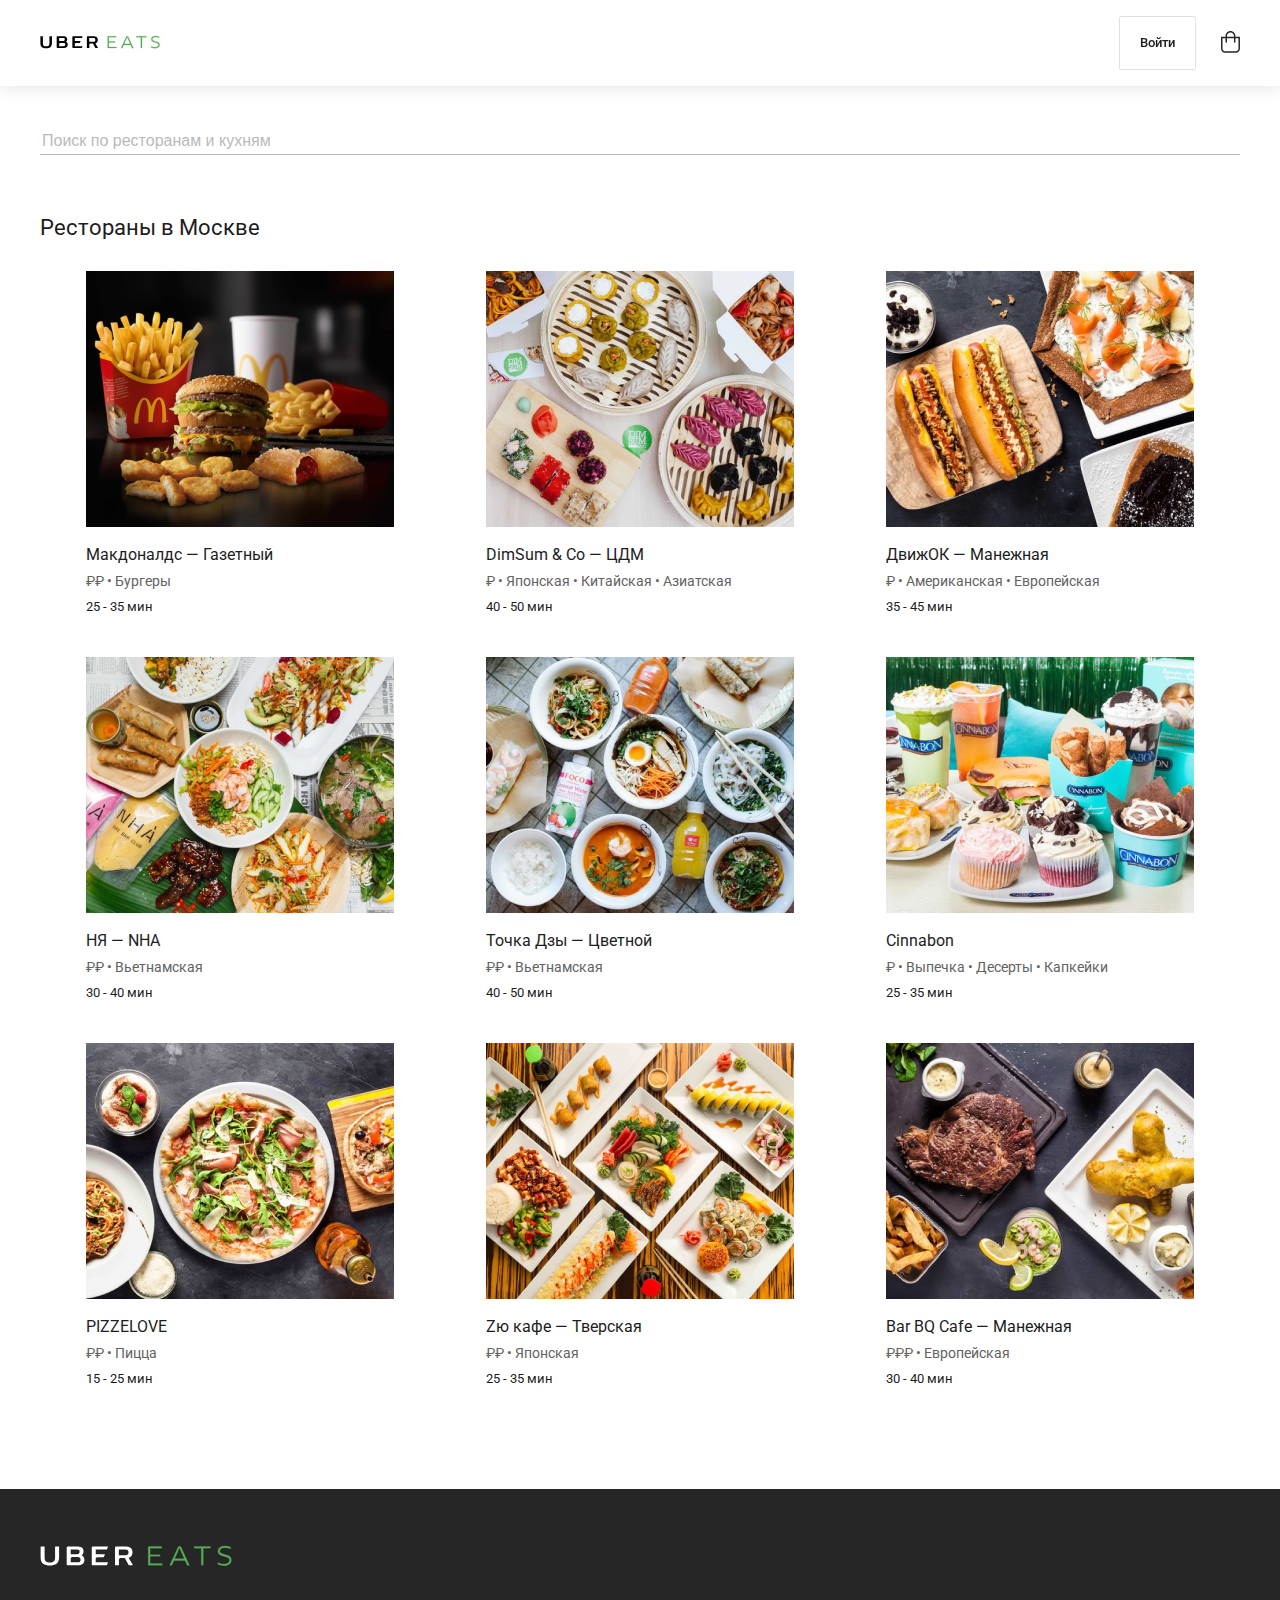
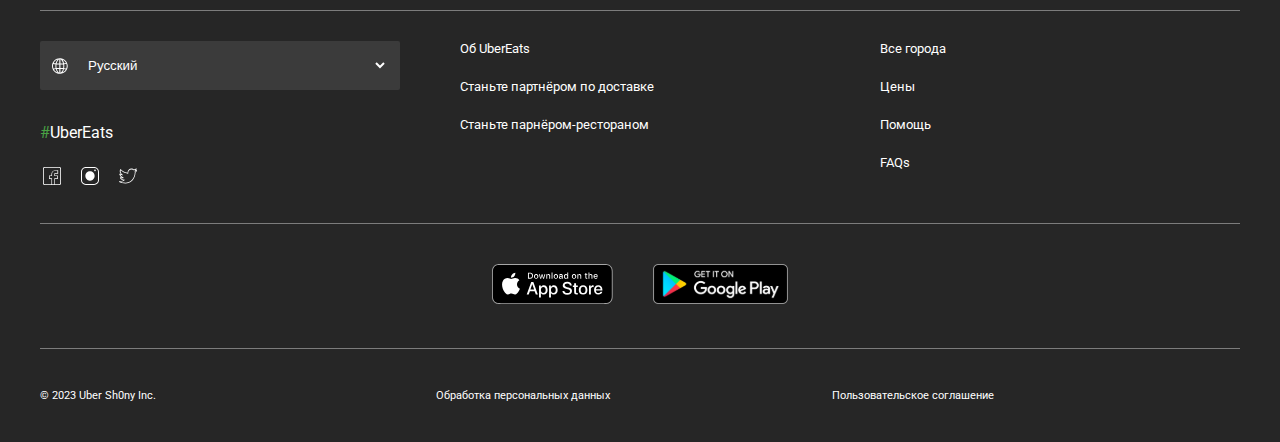
<file: index.html>
<!DOCTYPE html>
<html lang="ru">
<head>
    <meta charset="UTF-8">
    <meta http-equiv="X-UA-Compatible" content="IE=edge">
    <meta name="viewport" content="width=device-width, initial-scale=1.0">
    <link rel="preconnect" href="https://fonts.googleapis.com">
    <link rel="preconnect" href="https://fonts.gstatic.com" crossorigin>
    <link href="https://fonts.googleapis.com/css2?family=Roboto:wght@400;500&display=swap" rel="stylesheet">
    <link rel="stylesheet" href="assets/css/style.css">
    <title>Uber Eats</title>
</head>
<body>
    <div class="page">
        <!-- HEADER -->
        <header class="header">
            <div class="container">
                <div class="header__inner">
                    <div class="logo">
                        <a href="#"><img src="assets/images/logo.svg" alt="logo"></a>
                    </div>
                    <nav class="nav">
                        <div class="btn">
                            <a href="#">Войти</a>
                        </div>
                        <div class="basket">
                            <a href="#"><img src="assets/images/basket.svg" alt="basket"></a>
                        </div>
                    </nav>
                </div>
            </div>
        </header>

        <!-- CONTENT -->
        <main class="content">
            <div class="container">
                <form action="/">
                    <input class="search" type="text" name="search" placeholder="Поиск по ресторанам и кухням">
                </form>
                <!-- CAFE -->
                <article class="list__cafes">
                    <h1 class="title">Рестораны в Москве</h1>
                    <section class="selection">
                        <a class="cafe" href="page.html">
                            <div class="img__cafe"><img class="img" src="assets/images/1_cafe.png" alt="1-cafe"></div>
                            <p class="name__cafe">Макдоналдс &mdash; Газетный</p>
                            <p class="class__cafe">&#8381;&#8381; &bull; Бургеры</p>
                            <p class="time__cafe">25 - 35 мин</p>
                        </a>
                        <a class="cafe" href="page.html">
                            <div class="img__cafe"><img class="img" src="assets/images/2_cafe.png" alt="1-cafe"></div>
                            <p class="name__cafe">DimSum &amp; Co &mdash; ЦДМ</p>
                            <p class="class__cafe">&#8381; &bull; Японская &bull; Китайская &bull; Азиатская</p>
                            <p class="time__cafe">40 - 50 мин</p>
                        </a>
                        <a class="cafe" href="page.html">
                            <div class="img__cafe"><img class="img" src="assets/images/3_cafe.png" alt="1-cafe"></div>
                            <p class="name__cafe">ДвижОК &mdash; Манежная</p>
                            <p class="class__cafe">&#8381; &bull; Американская &bull; Европейская</p>
                            <p class="time__cafe">35 - 45 мин</p>
                        </a>
                        <a class="cafe" href="page.html">
                            <div class="img__cafe"><img class="img" src="assets/images/4_cafe.png" alt="1-cafe"></div>
                            <p class="name__cafe">НЯ &mdash; NHA</p>
                            <p class="class__cafe">&#8381;&#8381; &bull; Вьетнамская</p>
                            <p class="time__cafe">30 - 40 мин</p>
                        </a>
                        <a class="cafe" href="page.html">
                            <div class="img__cafe"><img class="img" src="assets/images/5_cafe.png" alt="1-cafe"></div>
                            <p class="name__cafe">Точка Дзы &mdash; Цветной</p>
                            <p class="class__cafe">&#8381;&#8381; &bull; Вьетнамская</p>
                            <p class="time__cafe">40 - 50 мин</p>
                        </a>
                        <a class="cafe" href="page.html">
                            <div class="img__cafe"><img class="img" src="assets/images/6_cafe.png" alt="1-cafe"></div>
                            <p class="name__cafe">Cinnabon</p>
                            <p class="class__cafe">&#8381; &bull; Выпечка &bull; Десерты &bull; Капкейки</p>
                            <p class="time__cafe">25 - 35 мин</p>
                        </a>
                        <a class="cafe" href="page.html">
                            <div class="img__cafe"><img class="img" src="assets/images/7_cafe.png" alt="1-cafe"></div>
                            <p class="name__cafe">PIZZELOVE</p>
                            <p class="class__cafe">&#8381;&#8381; &bull; Пицца</p>
                            <p class="time__cafe">15 - 25 мин</p>
                        </a>
                        <a class="cafe" href="page.html">
                            <div class="img__cafe"><img class="img" src="assets/images/8_cafe.png" alt="1-cafe"></div>
                            <p class="name__cafe">Zю кафе &mdash; Тверская</p>
                            <p class="class__cafe">&#8381;&#8381; &bull; Японская</p>
                            <p class="time__cafe">25 - 35 мин</p>
                        </a>
                        <a class="cafe" href="page.html">
                            <div class="img__cafe"><img class="img" src="assets/images/9_cafe.png" alt="1-cafe"></div>
                            <p class="name__cafe">Bar BQ Cafe &mdash; Манежная</p>
                            <p class="class__cafe">&#8381;&#8381;&#8381; &bull; Европейская</p>
                            <p class="time__cafe">30 - 40 мин</p>
                        </a>
                    </section>
                </article>
            </div>
        </main>

        <!-- FOOTER -->
        <footer class="footer">
            <div class="container">
                <div class="white__logo">
                    <a href="#"><img src="assets/images/white-logo.svg" alt="white-logo"></a>
                </div>
                <div class="line"></div>
                <div class="footer__inner">
                    <div class="block__inner">
                        <div class="select__lang">
                            <img class="img__lang" src="assets/images/world.svg" alt="img">
                            <form class="language__list" action="/" name="language__list">
                                <select class="lang">
                                    <option value="Русский">Русский</option>
                                    <option value="Английский">Английский</option>
                                </select>
                            </form>
                        </div>
                        <p class="hashtag"><span>#</span>UberEats</p>
                        <div class="social">
                            <img class="social__img" src="assets/images/facebook.svg" alt="img">
                            <img class="social__img" src="assets/images/instagram.svg" alt="img">
                            <img class="social__img" src="assets/images/twitter.svg" alt="img">
                        </div>
                    </div>
                    <div class="block__inner">
                        <a href="#" class="block__link">Об UberEats</a>
                        <a href="#" class="block__link">Станьте партнёром по доставке</a>
                        <a href="#" class="block__link">Станьте парнёром-рестораном</a>
                    </div>
                    <div class="block__inner">
                        <a href="#" class="block__link">Все города</a>
                        <a href="#" class="block__link">Цены</a>
                        <a href="#" class="block__link">Помощь</a>
                        <a href="#" class="block__link">FAQs</a>
                    </div>
                </div>
                <div class="line"></div>
                <div class="apps">
                    <a href="#" class="app__link"><img class="app__img" src="assets/images/AppStore.svg" alt=""></a>
                    <a href="#" class="app__link"><img class="app__img" src="assets/images/GooglePlay.svg" alt=""></a>
                </div>
                <div class="line"></div>
                <div class="copyright">
                    <div class="text__copyright">&copy; 2023 Uber  Sh0ny Inc.</div>
                    <div class="text__copyright">Обработка персональных данных</div>
                    <div class="text__copyright">Пользовательское соглашение</div>
                </div>
            </div> <!-- /.container-->
        </footer>
    </div>
</body>
</html>
</file>
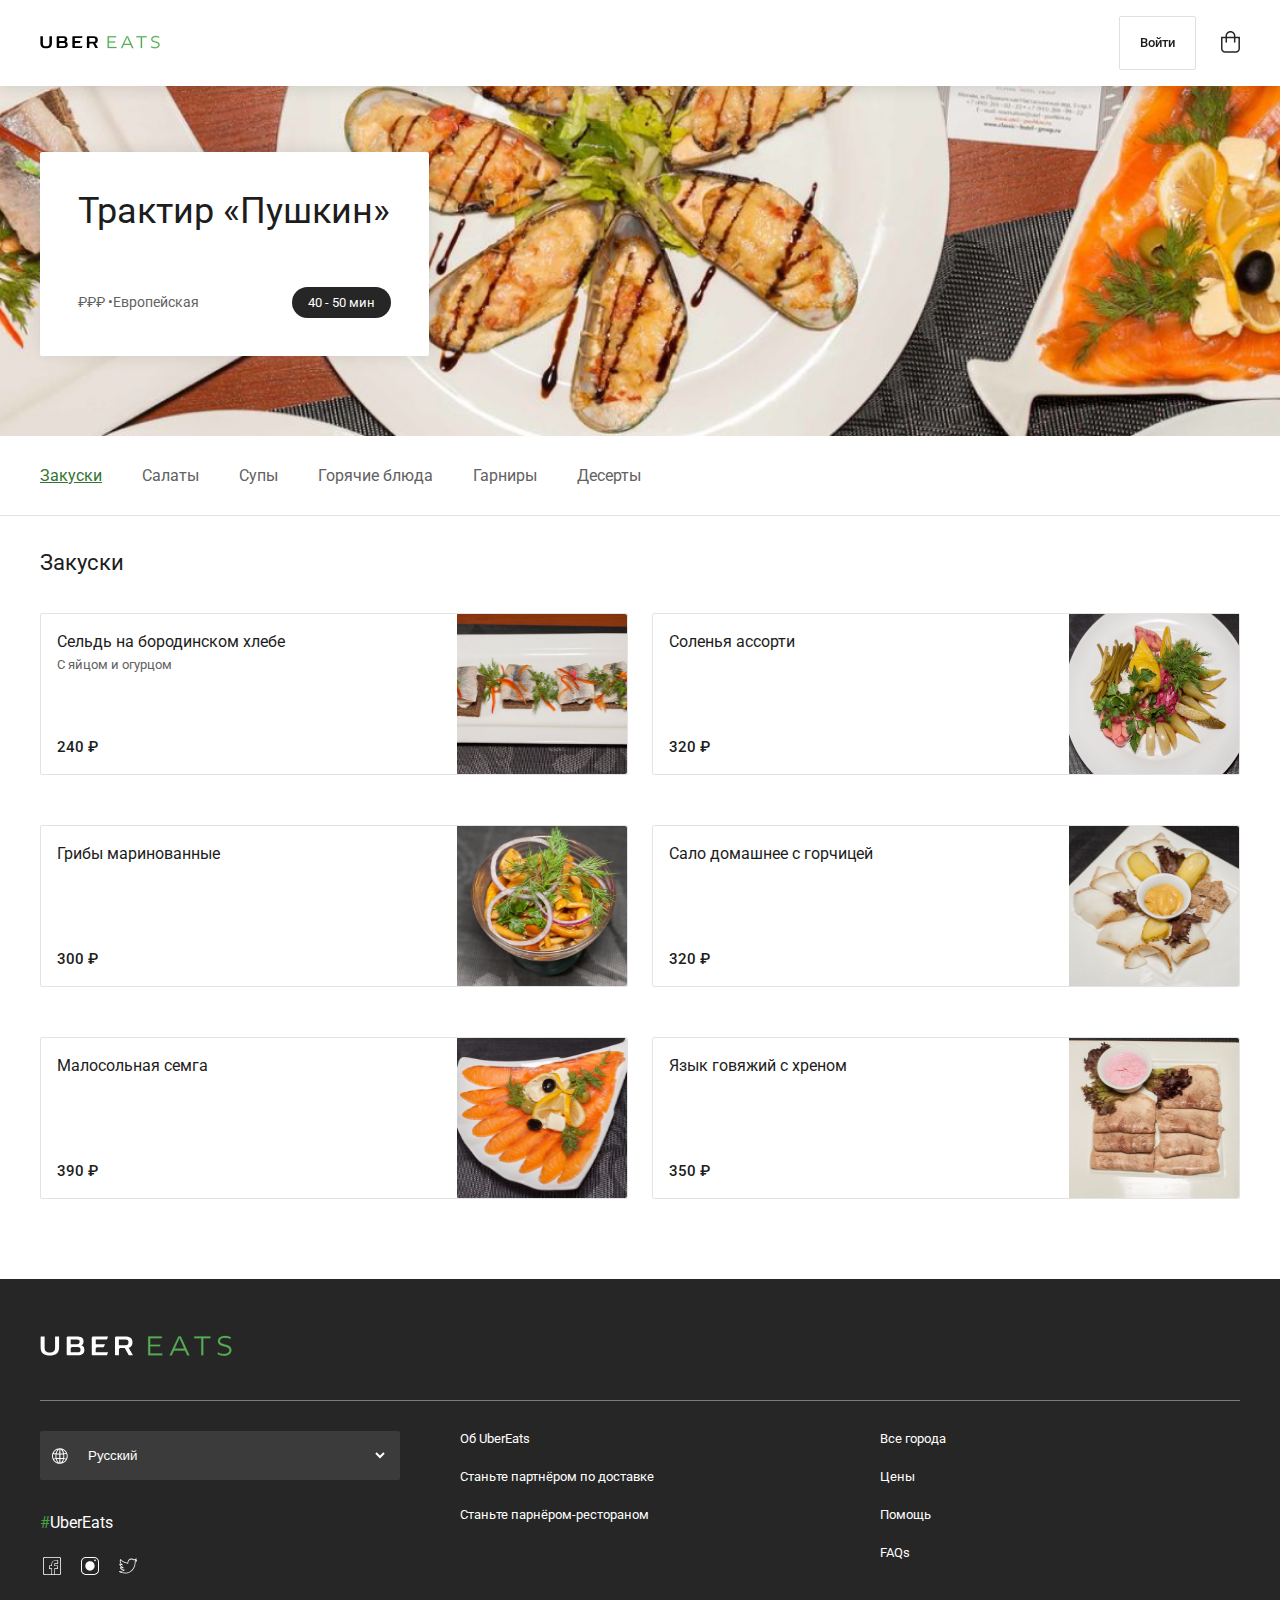
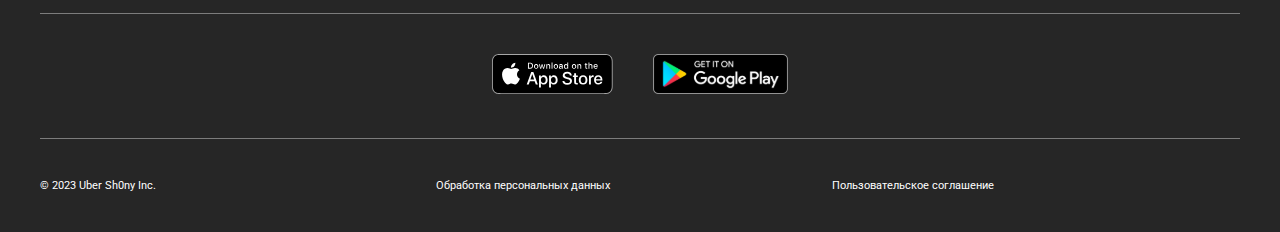
<file: page.html>
<!DOCTYPE html>
<html lang="ru">
<head>
    <meta charset="UTF-8">
    <meta http-equiv="X-UA-Compatible" content="IE=edge">
    <meta name="viewport" content="width=device-width, initial-scale=1.0">
    <link rel="preconnect" href="https://fonts.googleapis.com">
    <link rel="preconnect" href="https://fonts.gstatic.com" crossorigin>
    <link href="https://fonts.googleapis.com/css2?family=Roboto:wght@400;500&display=swap" rel="stylesheet">
    <link rel="stylesheet" href="assets/css/style.css">
    <title>Uber Eats</title>
</head>
<body>
    <div class="page">
        <!-- HEADER -->
        <header class="header">
            <div class="container">
                <div class="header__inner">
                    <div class="logo">
                        <a href="#"><img src="assets/images/logo.svg" alt="logo"></a>
                    </div>
                    <nav class="nav">
                        <div class="btn">
                            <a href="#">Войти</a>
                        </div>
                        <div class="basket">
                            <a href="#"><img src="assets/images/basket.svg" alt="basket"></a>
                        </div>
                    </nav>
                </div>
            </div>
        </header>

        <!-- CONTENT -->
        <!-- CAFE TITLE -->
        <main class="content__page">
            <div class="page__cafe">
                <div class="container">
                    <div class="info__block">
                        <h1 class="cafe__title">Трактир «Пушкин»</h1>
                        <div class="cafe__info">
                            <p class="class__cafe">&#8381;&#8381;&#8381; &bull;Европейская</p>
                            <div class="black__time__cafe">40 - 50 мин</div>
                        </div>
                    </div>
                </div>
            </div>
        <!-- CAFE MENU -->
        <div class="cafe__menu">
            <div class="container">
                <div class="cafe__menu__inner">
                    <a href="#" class="cafe__menu__link active">Закуски</a>
                    <a href="#" class="cafe__menu__link">Салаты</a>
                    <a href="#" class="cafe__menu__link">Супы</a>
                    <a href="#" class="cafe__menu__link">Горячие блюда</a>
                    <a href="#" class="cafe__menu__link">Гарниры</a>
                    <a href="#" class="cafe__menu__link">Десерты</a>
                </div>
            </div>
        </div>

        <!-- LIST MENU -->
        <div class="list__menu">
            <div class="container">
                <h2 class="name__menu">Закуски</h2>
                <div class="line"></div>

                <div class="list__dish">
                    <a href="#" class="dish">
                        <div class="dish__info">
                            <div class="dish__title">
                                Сельдь на бородинском хлебе
                                <p class="dish_subtitle">С яйцом и огурцом</p>
                            </div>
                            <div class="dish__price">240 &#8381</div>
                        </div>
                        <img class="dish__img" src="assets/images/dish_1.png" alt="dish">
                    </a>

                    <a href="#" class="dish">
                        <div class="dish__info">
                            <div class="dish__title">
                                Соленья ассорти
                            </div>
                            <div class="dish__price">320 &#8381</div>
                        </div>
                        <img class="dish__img" src="assets/images/dish_2.png" alt="dish">
                    </a>

                    <a href="#" class="dish">
                        <div class="dish__info">
                            <div class="dish__title">
                                Грибы маринованные
                            </div>
                            <div class="dish__price">300 &#8381</div>
                        </div>
                        <img class="dish__img" src="assets/images/dish_3.png" alt="dish">
                    </a>

                    <a href="#" class="dish">
                        <div class="dish__info">
                            <div class="dish__title">
                                Сало домашнее с горчицей
                            </div>
                            <div class="dish__price">320 &#8381</div>
                        </div>
                        <img class="dish__img" src="assets/images/dish_4.png" alt="dish">
                    </a>

                    <a href="#" class="dish">
                        <div class="dish__info">
                            <div class="dish__title">
                                Малосольная семга
                            </div>
                            <div class="dish__price">390 &#8381</div>
                        </div>
                        <img class="dish__img" src="assets/images/dish_5.png" alt="dish">
                    </a>

                    <a href="#" class="dish">
                        <div class="dish__info">
                            <div class="dish__title">
                                Язык говяжий с хреном
                            </div>
                            <div class="dish__price">350 &#8381</div>
                        </div>
                        <img class="dish__img" src="assets/images/dish_6.png" alt="dish">
                    </a>

                </div>
            </div>
        </div>
        </main>

        <!-- FOOTER -->
        <footer class="footer">
            <div class="container">
                <div class="white__logo">
                    <a href="#"><img src="assets/images/white-logo.svg" alt="white-logo"></a>
                </div>
                <div class="line"></div>
                <div class="footer__inner">
                    <div class="block__inner">
                        <div class="select__lang">
                            <img class="img__lang" src="assets/images/world.svg" alt="img">
                            <form class="language__list" action="/" name="language__list">
                                <select class="lang">
                                    <option value="Русский">Русский</option>
                                    <option value="Английский">Английский</option>
                                </select>
                            </form>
                        </div>
                        <p class="hashtag"><span>#</span>UberEats</p>
                        <div class="social">
                            <img class="social__img" src="assets/images/facebook.svg" alt="img">
                            <img class="social__img" src="assets/images/instagram.svg" alt="img">
                            <img class="social__img" src="assets/images/twitter.svg" alt="img">
                        </div>
                    </div>
                    <div class="block__inner">
                        <a href="#" class="block__link">Об UberEats</a>
                        <a href="#" class="block__link">Станьте партнёром по доставке</a>
                        <a href="#" class="block__link">Станьте парнёром-рестораном</a>
                    </div>
                    <div class="block__inner">
                        <a href="#" class="block__link">Все города</a>
                        <a href="#" class="block__link">Цены</a>
                        <a href="#" class="block__link">Помощь</a>
                        <a href="#" class="block__link">FAQs</a>
                    </div>
                </div>
                <div class="line"></div>
                <div class="apps">
                    <a href="#" class="app__link"><img class="app__img" src="assets/images/AppStore.svg" alt=""></a>
                    <a href="#" class="app__link"><img class="app__img" src="assets/images/GooglePlay.svg" alt=""></a>
                </div>
                <div class="line"></div>
                <div class="copyright">
                    <div class="text__copyright">&copy; 2023 Uber  Sh0ny Inc.</div>
                    <div class="text__copyright">Обработка персональных данных</div>
                    <div class="text__copyright">Пользовательское соглашение</div>
                </div>
            </div> <!-- /.container-->
        </footer>
    </div>
</body>
</html>
</file>
<file: assets/css/style.css>
body {
    font-family: 'Roboto', sans-serif;
    margin: 0;
    padding: 0;
    background-color: #fff;
}

*, *::before, *::after {
    box-sizing: border-box;
}

h1, h2, h3, h4 ,h5 ,h6 {
    margin: 0;
}
p {
    margin: 0;
}

.container {
    width: 100%;
    max-width: 1200px;
    margin: 0 auto;
}

/* header */
.header {
    width: 100%;
    position: fixed;
    top: 0;
    left: 0;
    z-index: 100;

    background-color: #fff;
    box-shadow: 0px 0px 16px rgba(38, 38, 38, 0.16);
}

.header__inner {
    padding: 16px 0;
    display: flex;
    justify-content: space-between;
    align-items: center;
}

.nav {
    align-items: center;
    display: flex;
}

.btn {
    padding: 14px 20px;
    margin-right: 25px ;

    cursor: pointer;

    border: 1px solid #E0E0E0;
    border-radius: 2px;

    transition: background-color 0.1s linear;
}

.btn:hover {
    background-color: #f5f5f5;
}

.btn:active {
    background-color: #e5e5e5;
}

.btn a {
    font-style: normal;
    font-weight: 500;
    font-size: 13px;
    line-height: 24px;
    color: #1D1D1D;

    text-decoration: none;
}

/* content */
.content {
    padding-top: 128px;
    padding-bottom: 60px;
}
.search {
    width: 100%;

    font-style: normal;
    font-weight: 400;
    font-size: 16px;
    line-height: 24px;
    color: #626262;

    border: 0;
    border-bottom: 1px solid #757575;
    background: none;
    outline: 0;
    mix-blend-mode: normal;
    opacity: 0.5;
}

.search:focus {
    opacity: 1;
}

.title {
    margin: 56px 0 26px;

    font-style: normal;
    font-weight: 400;
    font-size: 22px;
    line-height: 34px;
    color: #1D1D1D;
}

/* cafe */
.selection {
    display: flex;
    justify-content: space-around;
    flex-wrap: wrap;
}

.cafe {
    display: block;
    padding-bottom: 20px;
    margin-bottom: 20px;

    text-decoration: none;
    transition: background-color 0.1s linear;
}

.cafe:hover {
    background-color: #f5f5f5;
}

.cafe:active {
    background-color: #e5e5e5;
}

.cafe:visited {
    color: inherit;
}

.cafe p {
    margin-bottom: 4px;
}

.cafe p:last-child {
    margin-bottom: 0;
}

.img__cafe {
    margin-bottom: 16px;
    height: 256px;
    width: 308px;
}

.img {
    height: 100%;
    width: 100%;
    object-fit: cover;
}

.name__cafe {
    font-style: normal;
    font-weight: 400;
    font-size: 16px;
    line-height: 24px;
    color: #1D1D1D;
}

.class__cafe {
    font-style: normal;
    font-weight: 400;
    font-size: 14px;
    line-height: 21px;
    color: #626262;
}

.time__cafe {
    font-style: normal;
    font-weight: 400;
    font-size: 13px;
    line-height: 21px;
    color: #1D1D1D;
}

/* footer */

.footer {
    padding-top: 56px;
    background: #262626;
}

.white__logo {
    margin-bottom: 40px;
}

.line {
    height: 1px;
    width: 100%;

    background: #FFFFFF;
    mix-blend-mode: normal;
    opacity: 0.4;
}

.footer__inner {
    padding: 30px 0;

    display: flex;
    justify-content: space-between;
}

.select__lang {
    width: 100%;
    padding: 16px 12px;

    display: flex;
    align-items: center;
    background: #3B3B3B;
    border-radius: 2px;
}

.img__lang {
    margin-right: 16px;
}

.language__list {
    width: 100%;
}

.lang {
    display: block;
    width: 100%;
    background: #3B3B3B;
    border: 0;
    color: #fff;

    cursor: pointer;
}

.hashtag {
    margin: 33px 0 22px;

    font-style: normal;
    font-weight: 400;
    font-size: 16px;
    line-height: 19px;
    color: #fff;
}

.hashtag span {
    color: #49A144;
}

.social__img {
    margin-right: 10px;
}

.block__inner {
    flex-basis: 30%;
}

.block__link {
    display: block;
    margin-bottom: 23px;

    font-style: normal;
    font-weight: 400;
    font-size: 13px;
    line-height: 15px;
    color: #fff;

    text-decoration: none;
}

.block__link:hover {
    text-decoration: underline;
}

.block__link:active {
    color: #49A144;
}

.block__link:visited {
    color: #fff;
}

.apps {
    padding: 20px 0;
    display: flex;
    justify-content: center;
}

.app__link {
    margin: 20px;
}

.copyright {
    padding: 40px 0;
    display: flex;
}

.text__copyright {
    font-style: normal;
    font-weight: 400;
    font-size: 11px;
    line-height: 13px;
    color: #FFFFFF;

    flex-basis: 33%;
}

/* page cafe */
/* cafe title */
.page__cafe {
    padding: 152px 0 80px;

    background: url(../images/PageCafe.png);
    background-position: center;
    background-size: cover;
}

.info__block {
    display: flex;
    flex-direction: column;
    justify-content: space-between;

    padding: 38px;
    width: 389px;
    height: 204px;

    background: #FFFFFF;
    box-shadow: 0px 0px 16px rgba(117, 117, 117, 0.2);
    border-radius: 2px;

    transition: all 0.1s linear;
}

.info__block:hover {
    border-radius: 15px;
    background: #f5f5f5;
}

.cafe__info {
    display: flex;
    align-items: center;
    justify-content: space-between;
}

.cafe__title {
    font-style: normal;
    font-weight: 400;
    font-size: 36px;
    line-height: 42px;
    color: #1D1D1D;
}

.black__time__cafe {
    padding: 8px 16px;

    display: inline-block;
    font-style: normal;
    font-weight: 400;
    font-size: 13px;
    line-height: 15px;
    color: #FFFFFF;

    background: #262626;
    border-radius: 16px;
}

/* cafe menu */
.cafe__menu {
    background: #FFFFFF;
    border-bottom: 1px solid rgba(117, 117, 117, 0.2);
}

.cafe__menu__inner {
    padding: 30px 0;
    display: flex;
}

.cafe__menu__link {
    margin-right: 40px;

    font-style: normal;
    font-weight: 400;
    font-size: 16px;
    line-height: 19px;
    color: #626262;

    text-decoration: none;
}

.cafe__menu__link:hover {
    text-decoration: underline;
}

.cafe__menu__link:active {
    color: #327430;
}

.cafe__menu__link.active {
    font-style: normal;
    font-weight: 400;
    font-size: 16px;
    line-height: 19px;
    color: #327430;
    pointer-events: none;
    text-decoration: underline;
}

/* list menu */
.list__menu {
    padding: 30px 0;
    background: #FFFFFF;
}

.name__menu {
    margin-bottom: 32px;

    font-style: normal;
    font-weight: 400;
    font-size: 22px;
    line-height: 34px;
    color: #1D1D1D;
}

.list__dish {
    display: flex;
    justify-content: space-between;
    flex-wrap: wrap;
}

.dish {
    margin-bottom: 50px;

    display: flex;
    justify-content: space-between;
    flex-basis: 49%;

    text-decoration: none;
    border: 1px solid rgba(117, 117, 117, 0.2);
    border-radius: 2px;

    transition: all 0.1s linear;
}

.dish:hover {
    background: #f5f5f5;
}

.dish:active {
    background: #e5e5e5;
}

.dish__info {
    padding: 16px;

    display: flex;
    flex-direction: column;
    justify-content: space-between;
}

.dish__title {
    font-style: normal;
    font-weight: 400;
    font-size: 16px;
    line-height: 24px;
    color: #1D1D1D;
}

.dish_subtitle {
    font-style: normal;
    font-weight: 400;
    font-size: 13px;
    line-height: 21px;
    color: #626262;
}

.dish__price {
    font-style: normal;
    font-weight: 500;
    font-size: 15px;
    line-height: 21px;
    color: #1D1D1D;
}


/* media */
@media (max-width: 1200px) {
    .container {
        padding: 0 8px;
    }
}

@media (max-width: 769px) {
    /* cafe */
    .selection {
        justify-content: space-between;
    }
    .cafe {
      flex-basis: 49%;  
    }
    .img__cafe {
        width: 100%;
    }
    /* cafe page */
    .list__dish {
        justify-content: left;
    }
    
    .dish {
      flex-basis: 100%;  
    }
}

@media (max-width: 426px) {
    /* header */
    .btn {
        margin: 0;
    }

    .basket {
        display: none;
    }

    /* main */
    .selection {
        justify-content: left;
    }

    .cafe {
        flex-basis: 100%;
    }

    /* footer */
    .footer__inner {
        flex-direction: column;
    }

    .social {
        margin-bottom: 23px;
    }

    .copyright {
        flex-direction: column;
    }

    .text__copyright {
        margin-bottom: 23px;
    }

    /* cafe page */
    .info__block {
        margin: 0 auto;
        padding: 24px;

        width: 100%;
        height: 180px;
    }

    .cafe__title {
        text-align: center;

        font-style: normal;
        font-weight: 400;
        font-size: 24px;
        line-height: 28px;
    }

    .cafe__info {
        flex-direction: column;
    }

    .class__cafe {
        margin-bottom: 16px;
    }

    .cafe__menu__inner {
        display: none;
    }

    .name__menu {
        text-align: center;
        margin-bottom: 12px;
    }

    .line {
        width: 50px;
        margin: 0 auto 40px;

        background: #757575;
        opacity: 1;
    }

    .dish {
        margin-bottom: 16px;

        border: 0;
        border-bottom: 1px solid rgba(117, 117, 117, 0.2);
    }

    .dish__info {
        padding: 0 0 15px;
    }
    .dish__img {
        height: 102px;
        width: 102px;
    }

}

@media (max-width: 340px) {
    .dish__title {
        font-size: 14px;
        width: 200px;
        white-space: nowrap;
        overflow: hidden;
        text-overflow: ellipsis
    }
}
</file>
